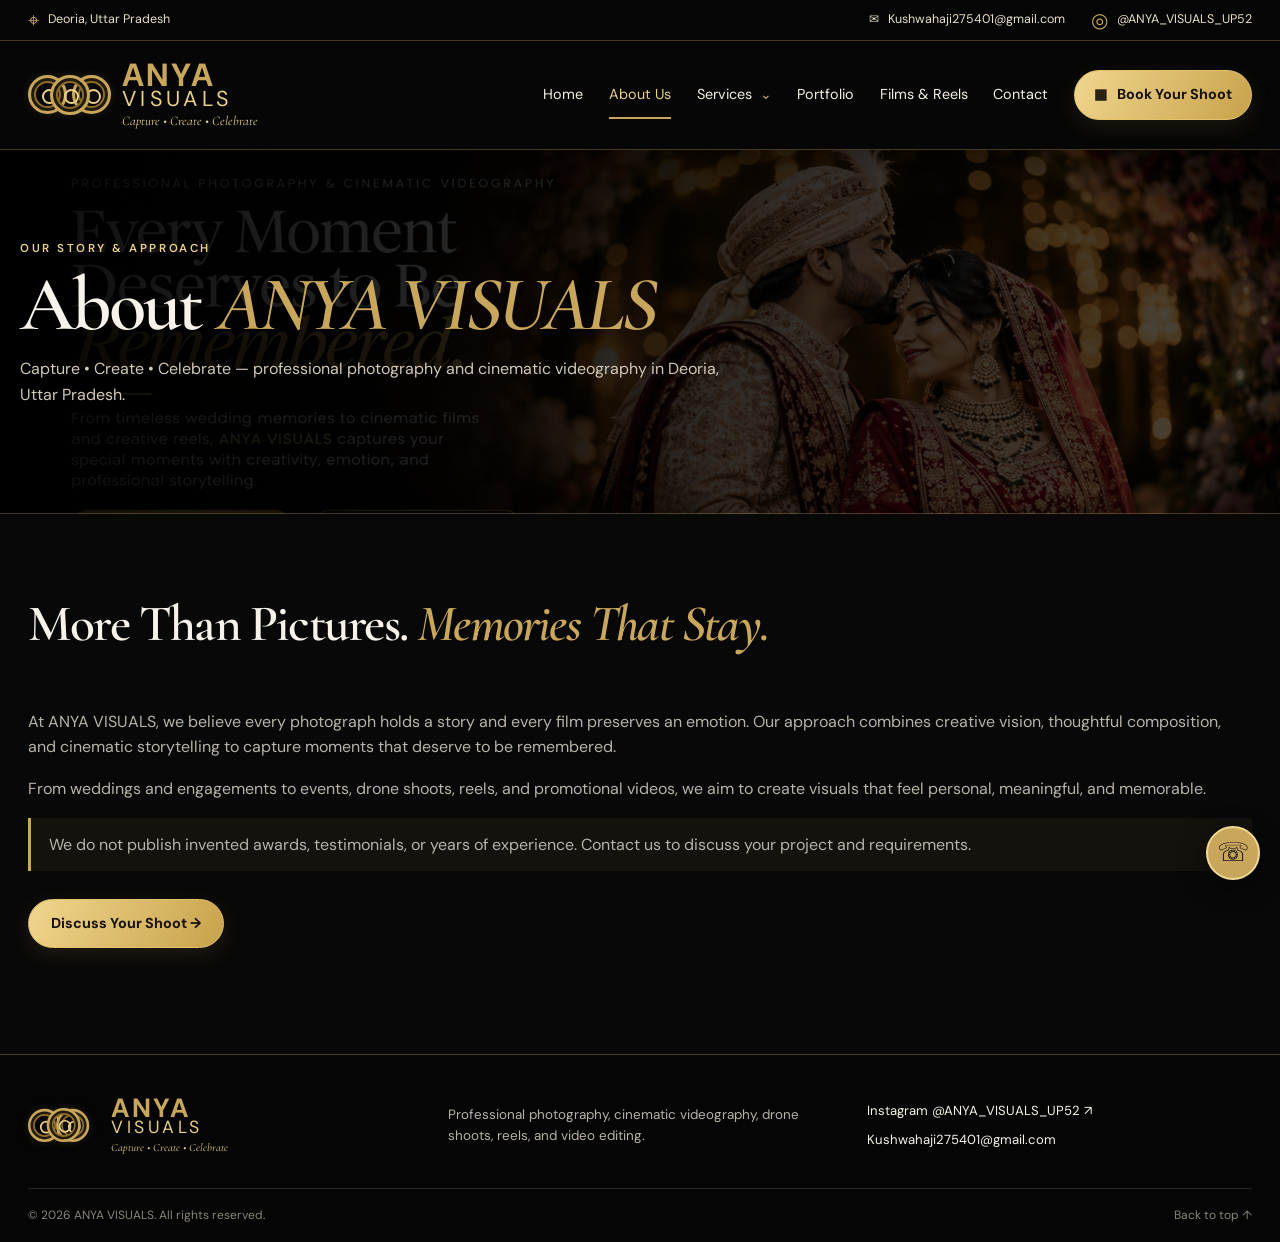
<file: Anya Vishuals/about.html>
<!DOCTYPE html>
<html lang="en"><head>
<meta charset="UTF-8"><meta name="viewport" content="width=device-width, initial-scale=1.0">
<meta name="theme-color" content="#080808"><meta name="description" content="Learn about ANYA VISUALS and its creative photography and cinematic storytelling approach.">
<title>About Us | ANYA VISUALS</title>
<link rel="preconnect" href="https://fonts.googleapis.com"><link rel="preconnect" href="https://fonts.gstatic.com" crossorigin>
<link href="https://fonts.googleapis.com/css2?family=Cormorant+Garamond:wght@500;600;700&family=DM+Sans:wght@400;500;600;700&display=swap" rel="stylesheet">
<link rel="stylesheet" href="styles.css"></head><body>
  <div class="topbar">
    <div class="topbar-inner">
      <a class="location" href="https://www.google.com/maps/search/?api=1&query=Deoria%2C+Uttar+Pradesh%2C+India" target="_blank" rel="noopener noreferrer">
        <span class="tiny-icon" aria-hidden="true">⌖</span> Deoria, Uttar Pradesh
      </a>
      <div class="top-links">
        <a href="mailto:Kushwahaji275401@gmail.com"><span aria-hidden="true">✉</span> Kushwahaji275401@gmail.com</a>
        <a href="https://www.instagram.com/ANYA_VISUALS_UP52/" target="_blank" rel="noopener noreferrer"><span class="instagram-glyph" aria-hidden="true">◎</span> @ANYA_VISUALS_UP52</a>
      </div>
    </div>
  </div>

  <header class="site-header">
    <div class="header-inner">
      <a class="brand" href="index.html" aria-label="ANYA VISUALS home">
        <span class="brand-mark" aria-hidden="true">
          <span class="lens lens-one"></span><span class="lens lens-two"></span><span class="lens lens-three"></span>
        </span>
        <span class="brand-copy">
          <span class="brand-name">ANYA</span>
          <span class="brand-visuals">VISUALS</span>
          <span class="brand-tagline">Capture • Create • Celebrate</span>
        </span>
      </a>

      <button class="menu-toggle" type="button" aria-label="Open navigation menu" aria-expanded="false" aria-controls="main-nav">
        <span></span><span></span><span></span>
      </button>

      <nav class="main-nav" id="main-nav" aria-label="Main navigation">
        <a class="nav-link" href="index.html">Home</a>
        <a class="nav-link active" href="about.html">About Us</a>
        <div class="nav-dropdown">
          <button class="nav-link dropdown-toggle" type="button" aria-expanded="false">Services <span class="chevron">⌄</span></button>
          <div class="dropdown-menu">
            <a href="services.html">Wedding Photography</a>
            <a href="services.html">Cinematic Videography</a>
            <a href="services.html">Drone &amp; 360° Shoots</a>
            <a href="services.html">Reels &amp; Video Editing</a>
            <a href="services.html">Promotional Videos</a>
          </div>
        </div>
        <a class="nav-link" href="portfolio.html">Portfolio</a>
        <a class="nav-link" href="films.html">Films &amp; Reels</a>
        <a class="nav-link" href="contact.html">Contact</a>
        <a class="button button-gold nav-book" href="booking.html"><span aria-hidden="true">▦</span> Book Your Shoot</a>
      </nav>
    </div>
  </header>
<main>

<section class="page-hero"><div class="section-kicker">OUR STORY & APPROACH</div><h1>About <em>ANYA VISUALS</em></h1><p>Capture • Create • Celebrate — professional photography and cinematic videography in Deoria, Uttar Pradesh.</p></section>
<section class="page-content"><h2>More Than Pictures. <em>Memories That Stay.</em></h2><p>At ANYA VISUALS, we believe every photograph holds a story and every film preserves an emotion. Our approach combines creative vision, thoughtful composition, and cinematic storytelling to capture moments that deserve to be remembered.</p><p>From weddings and engagements to events, drone shoots, reels, and promotional videos, we aim to create visuals that feel personal, meaningful, and memorable.</p><div class="page-note">We do not publish invented awards, testimonials, or years of experience. Contact us to discuss your project and requirements.</div><p style="margin-top:28px"><a class="button button-gold" href="booking.html">Discuss Your Shoot →</a></p></section>

</main>

  <footer class="site-footer">
    <div class="footer-main">
      <a class="brand footer-brand" href="index.html" aria-label="ANYA VISUALS home">
        <span class="brand-mark" aria-hidden="true"><span class="lens lens-one"></span><span class="lens lens-two"></span><span class="lens lens-three"></span></span>
        <span class="brand-copy"><span class="brand-name">ANYA</span><span class="brand-visuals">VISUALS</span><span class="brand-tagline">Capture • Create • Celebrate</span></span>
      </a>
      <p>Professional photography, cinematic videography, drone shoots, reels, and video editing.</p>
      <div class="footer-social"><a href="https://www.instagram.com/ANYA_VISUALS_UP52/" target="_blank" rel="noopener noreferrer">Instagram @ANYA_VISUALS_UP52 ↗</a><a href="mailto:Kushwahaji275401@gmail.com">Kushwahaji275401@gmail.com</a></div>
    </div>
    <div class="footer-bottom"><span>© <span id="current-year"></span> ANYA VISUALS. All rights reserved.</span><a href="index.html">Back to top ↑</a></div>
  </footer>
<a class="floating-whatsapp" href="https://wa.me/917618924280?text=Hello%20ANYA%20VISUALS%2C%20I%20would%20like%20to%20enquire%20about%20a%20shoot." target="_blank" rel="noopener noreferrer" aria-label="Contact ANYA VISUALS on WhatsApp">☏</a>
<script src="script.js"></script></body></html>
</file>
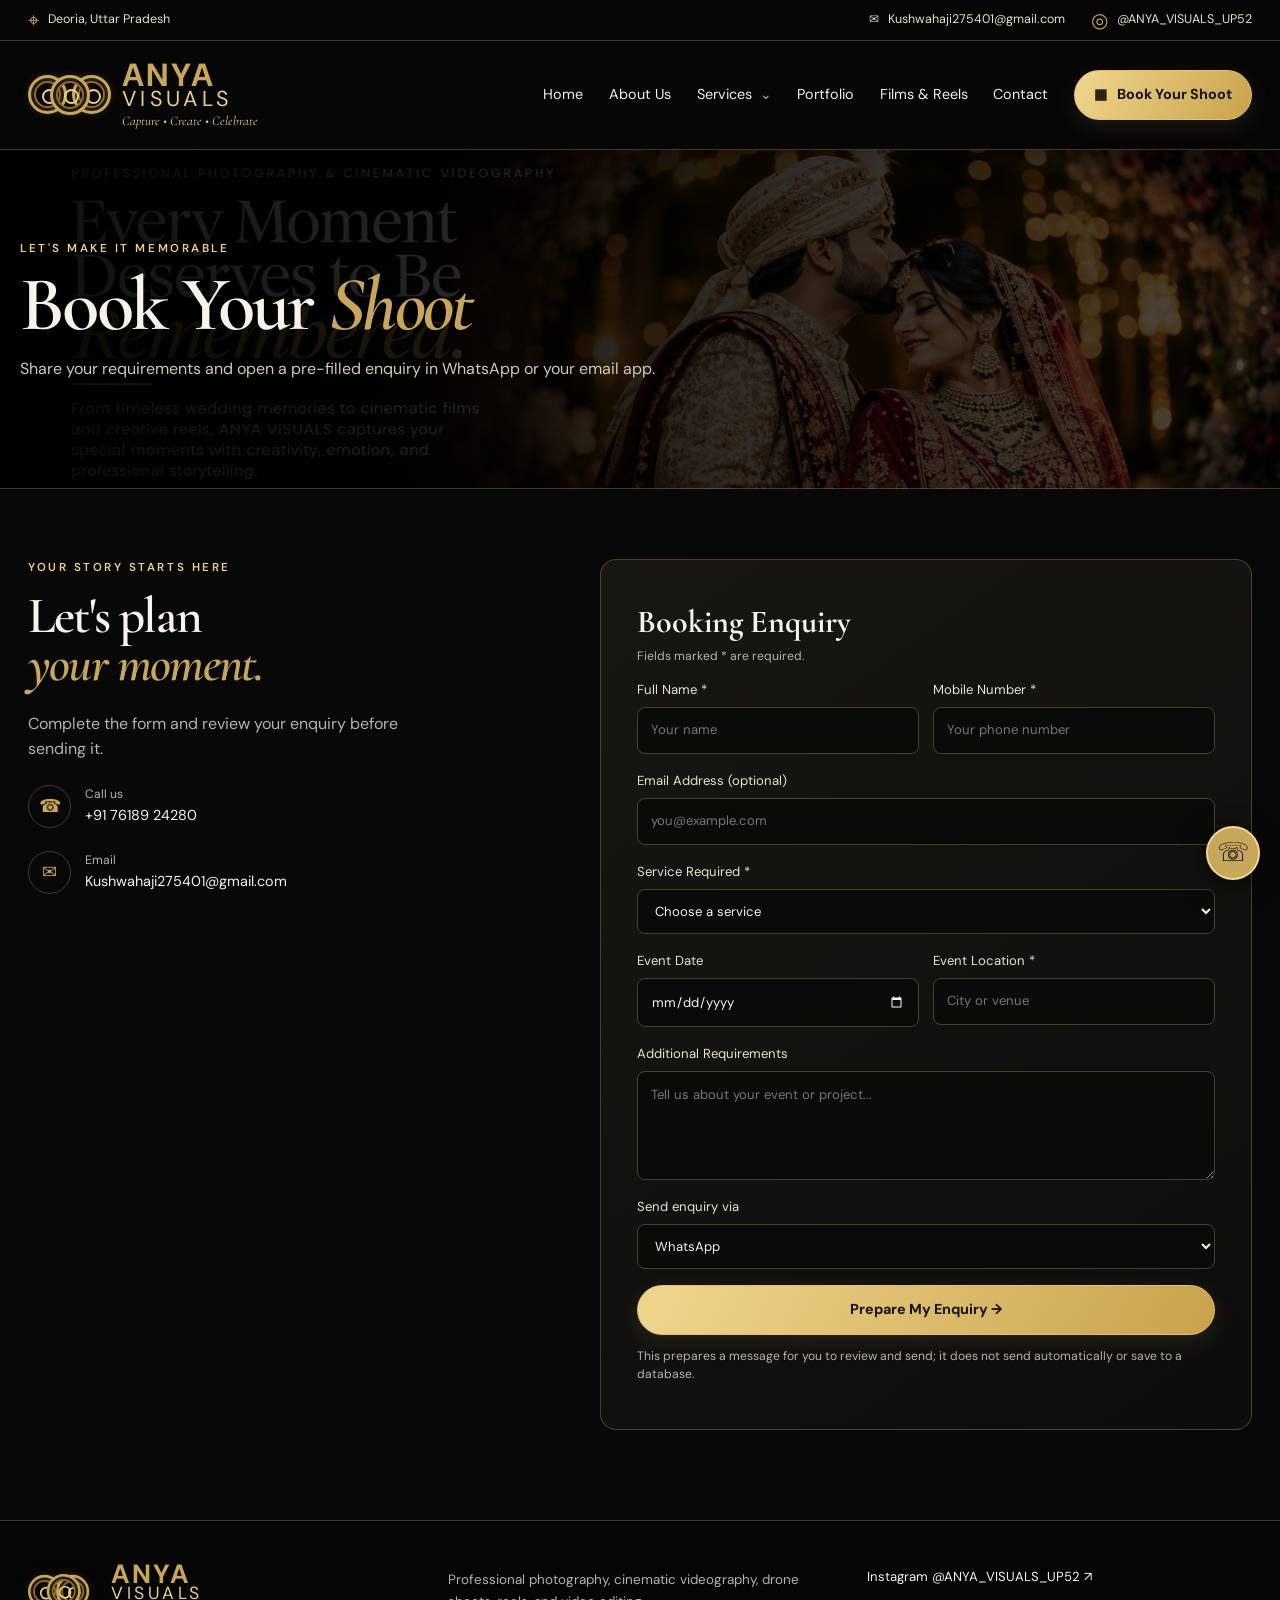
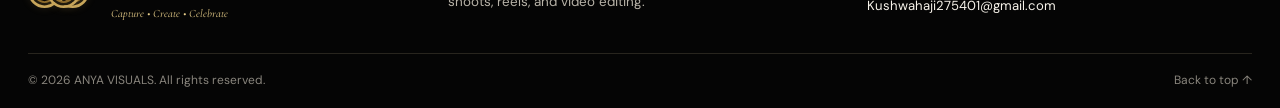
<file: Anya Vishuals/booking.html>
<!DOCTYPE html>
<html lang="en"><head>
<meta charset="UTF-8"><meta name="viewport" content="width=device-width, initial-scale=1.0">
<meta name="theme-color" content="#080808"><meta name="description" content="Send a booking enquiry to ANYA VISUALS for photography and cinematic video services in Deoria, Uttar Pradesh.">
<title>Book Your Shoot | ANYA VISUALS</title>
<link rel="preconnect" href="https://fonts.googleapis.com"><link rel="preconnect" href="https://fonts.gstatic.com" crossorigin>
<link href="https://fonts.googleapis.com/css2?family=Cormorant+Garamond:wght@500;600;700&family=DM+Sans:wght@400;500;600;700&display=swap" rel="stylesheet">
<link rel="stylesheet" href="styles.css"></head><body>
  <div class="topbar">
    <div class="topbar-inner">
      <a class="location" href="https://www.google.com/maps/search/?api=1&query=Deoria%2C+Uttar+Pradesh%2C+India" target="_blank" rel="noopener noreferrer">
        <span class="tiny-icon" aria-hidden="true">⌖</span> Deoria, Uttar Pradesh
      </a>
      <div class="top-links">
        <a href="mailto:Kushwahaji275401@gmail.com"><span aria-hidden="true">✉</span> Kushwahaji275401@gmail.com</a>
        <a href="https://www.instagram.com/ANYA_VISUALS_UP52/" target="_blank" rel="noopener noreferrer"><span class="instagram-glyph" aria-hidden="true">◎</span> @ANYA_VISUALS_UP52</a>
      </div>
    </div>
  </div>

  <header class="site-header">
    <div class="header-inner">
      <a class="brand" href="index.html" aria-label="ANYA VISUALS home">
        <span class="brand-mark" aria-hidden="true">
          <span class="lens lens-one"></span><span class="lens lens-two"></span><span class="lens lens-three"></span>
        </span>
        <span class="brand-copy">
          <span class="brand-name">ANYA</span>
          <span class="brand-visuals">VISUALS</span>
          <span class="brand-tagline">Capture • Create • Celebrate</span>
        </span>
      </a>

      <button class="menu-toggle" type="button" aria-label="Open navigation menu" aria-expanded="false" aria-controls="main-nav">
        <span></span><span></span><span></span>
      </button>

      <nav class="main-nav" id="main-nav" aria-label="Main navigation">
        <a class="nav-link" href="index.html">Home</a>
        <a class="nav-link" href="about.html">About Us</a>
        <div class="nav-dropdown">
          <button class="nav-link dropdown-toggle" type="button" aria-expanded="false">Services <span class="chevron">⌄</span></button>
          <div class="dropdown-menu">
            <a href="services.html">Wedding Photography</a>
            <a href="services.html">Cinematic Videography</a>
            <a href="services.html">Drone &amp; 360° Shoots</a>
            <a href="services.html">Reels &amp; Video Editing</a>
            <a href="services.html">Promotional Videos</a>
          </div>
        </div>
        <a class="nav-link" href="portfolio.html">Portfolio</a>
        <a class="nav-link" href="films.html">Films &amp; Reels</a>
        <a class="nav-link" href="contact.html">Contact</a>
        <a class="button button-gold nav-book" href="booking.html"><span aria-hidden="true">▦</span> Book Your Shoot</a>
      </nav>
    </div>
  </header>
<main>

<section class="page-hero"><div class="section-kicker">LET'S MAKE IT MEMORABLE</div><h1>Book Your <em>Shoot</em></h1><p>Share your requirements and open a pre-filled enquiry in WhatsApp or your email app.</p></section>
<section class="page-content"><div class="booking-section" style="padding:0;width:100%">
<div class="booking-intro"><div class="section-kicker">YOUR STORY STARTS HERE</div><h2>Let's plan<br><em>your moment.</em></h2><p>Complete the form and review your enquiry before sending it.</p><div class="booking-contact"><span>☎</span><div><small>Call us</small><a href="tel:+917618924280">+91 76189 24280</a></div></div><div class="booking-contact"><span>✉</span><div><small>Email</small><a href="mailto:Kushwahaji275401@gmail.com">Kushwahaji275401@gmail.com</a></div></div></div>
<form class="booking-form" id="booking-form"><h3>Booking Enquiry</h3><p class="form-note">Fields marked * are required.</p>
<div class="form-row"><label>Full Name *<input name="name" type="text" autocomplete="name" placeholder="Your name" required maxlength="100"></label><label>Mobile Number *<input name="phone" type="tel" autocomplete="tel" placeholder="Your phone number" required pattern="[+0-9 ()-]{8,20}" maxlength="20"></label></div>
<label>Email Address (optional)<input name="email" type="email" autocomplete="email" placeholder="you@example.com"></label>
<label>Service Required *<select name="service" id="service-select" required><option value="">Choose a service</option><option>Wedding Photography</option><option>Wedding Cinematography</option><option>Engagement Shoot</option><option>Birthday Photography</option><option>Special Event Coverage</option><option>Cinematic Photoshoot</option><option>Cinematic Video Shoot</option><option>Drone Shoot</option><option>360-Degree Video Shoot</option><option>Reels Shooting and Editing</option><option>Video Editing</option><option>Promotional Video</option><option>Other</option></select></label>
<div class="form-row"><label>Event Date<input name="date" type="date" id="event-date"></label><label>Event Location *<input name="location" type="text" placeholder="City or venue" required maxlength="160"></label></div>
<label>Additional Requirements<textarea name="message" rows="4" placeholder="Tell us about your event or project..." maxlength="1500"></textarea></label>
<label>Send enquiry via<select name="contactMethod" id="contact-method"><option value="whatsapp">WhatsApp</option><option value="email">Email</option></select></label>
<button class="button button-gold submit-button" type="submit">Prepare My Enquiry →</button><p class="form-disclaimer">This prepares a message for you to review and send; it does not send automatically or save to a database.</p><div class="form-status" id="form-status" role="status" aria-live="polite"></div></form>
</div></section>

</main>

  <footer class="site-footer">
    <div class="footer-main">
      <a class="brand footer-brand" href="index.html" aria-label="ANYA VISUALS home">
        <span class="brand-mark" aria-hidden="true"><span class="lens lens-one"></span><span class="lens lens-two"></span><span class="lens lens-three"></span></span>
        <span class="brand-copy"><span class="brand-name">ANYA</span><span class="brand-visuals">VISUALS</span><span class="brand-tagline">Capture • Create • Celebrate</span></span>
      </a>
      <p>Professional photography, cinematic videography, drone shoots, reels, and video editing.</p>
      <div class="footer-social"><a href="https://www.instagram.com/ANYA_VISUALS_UP52/" target="_blank" rel="noopener noreferrer">Instagram @ANYA_VISUALS_UP52 ↗</a><a href="mailto:Kushwahaji275401@gmail.com">Kushwahaji275401@gmail.com</a></div>
    </div>
    <div class="footer-bottom"><span>© <span id="current-year"></span> ANYA VISUALS. All rights reserved.</span><a href="index.html">Back to top ↑</a></div>
  </footer>
<a class="floating-whatsapp" href="https://wa.me/917618924280?text=Hello%20ANYA%20VISUALS%2C%20I%20would%20like%20to%20enquire%20about%20a%20shoot." target="_blank" rel="noopener noreferrer" aria-label="Contact ANYA VISUALS on WhatsApp">☏</a>
<script src="script.js"></script></body></html>
</file>
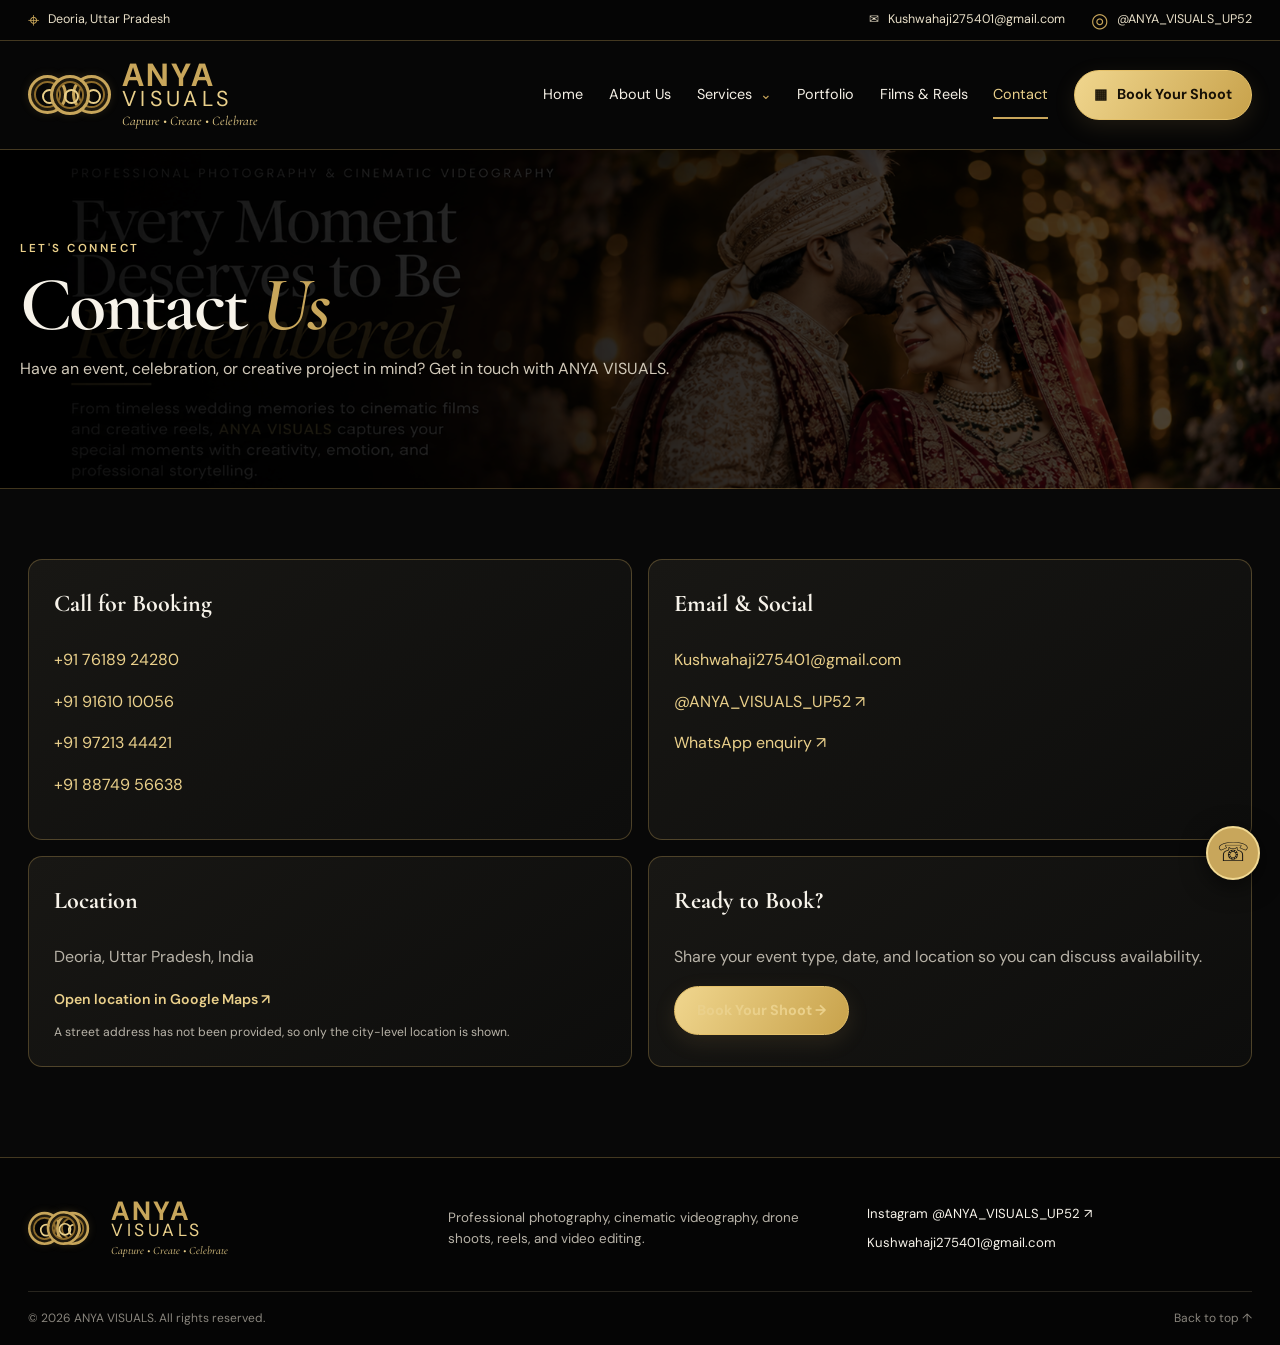
<file: Anya Vishuals/contact.html>
<!DOCTYPE html>
<html lang="en"><head>
<meta charset="UTF-8"><meta name="viewport" content="width=device-width, initial-scale=1.0">
<meta name="theme-color" content="#080808"><meta name="description" content="Contact ANYA VISUALS in Deoria, Uttar Pradesh for photography, cinematography, drone, 360-degree, and editing enquiries.">
<title>Contact Us | ANYA VISUALS</title>
<link rel="preconnect" href="https://fonts.googleapis.com"><link rel="preconnect" href="https://fonts.gstatic.com" crossorigin>
<link href="https://fonts.googleapis.com/css2?family=Cormorant+Garamond:wght@500;600;700&family=DM+Sans:wght@400;500;600;700&display=swap" rel="stylesheet">
<link rel="stylesheet" href="styles.css"></head><body>
  <div class="topbar">
    <div class="topbar-inner">
      <a class="location" href="https://www.google.com/maps/search/?api=1&query=Deoria%2C+Uttar+Pradesh%2C+India" target="_blank" rel="noopener noreferrer">
        <span class="tiny-icon" aria-hidden="true">⌖</span> Deoria, Uttar Pradesh
      </a>
      <div class="top-links">
        <a href="mailto:Kushwahaji275401@gmail.com"><span aria-hidden="true">✉</span> Kushwahaji275401@gmail.com</a>
        <a href="https://www.instagram.com/ANYA_VISUALS_UP52/" target="_blank" rel="noopener noreferrer"><span class="instagram-glyph" aria-hidden="true">◎</span> @ANYA_VISUALS_UP52</a>
      </div>
    </div>
  </div>

  <header class="site-header">
    <div class="header-inner">
      <a class="brand" href="index.html" aria-label="ANYA VISUALS home">
        <span class="brand-mark" aria-hidden="true">
          <span class="lens lens-one"></span><span class="lens lens-two"></span><span class="lens lens-three"></span>
        </span>
        <span class="brand-copy">
          <span class="brand-name">ANYA</span>
          <span class="brand-visuals">VISUALS</span>
          <span class="brand-tagline">Capture • Create • Celebrate</span>
        </span>
      </a>

      <button class="menu-toggle" type="button" aria-label="Open navigation menu" aria-expanded="false" aria-controls="main-nav">
        <span></span><span></span><span></span>
      </button>

      <nav class="main-nav" id="main-nav" aria-label="Main navigation">
        <a class="nav-link" href="index.html">Home</a>
        <a class="nav-link" href="about.html">About Us</a>
        <div class="nav-dropdown">
          <button class="nav-link dropdown-toggle" type="button" aria-expanded="false">Services <span class="chevron">⌄</span></button>
          <div class="dropdown-menu">
            <a href="services.html">Wedding Photography</a>
            <a href="services.html">Cinematic Videography</a>
            <a href="services.html">Drone &amp; 360° Shoots</a>
            <a href="services.html">Reels &amp; Video Editing</a>
            <a href="services.html">Promotional Videos</a>
          </div>
        </div>
        <a class="nav-link" href="portfolio.html">Portfolio</a>
        <a class="nav-link" href="films.html">Films &amp; Reels</a>
        <a class="nav-link active" href="contact.html">Contact</a>
        <a class="button button-gold nav-book" href="booking.html"><span aria-hidden="true">▦</span> Book Your Shoot</a>
      </nav>
    </div>
  </header>
<main>

<section class="page-hero"><div class="section-kicker">LET'S CONNECT</div><h1>Contact <em>Us</em></h1><p>Have an event, celebration, or creative project in mind? Get in touch with ANYA VISUALS.</p></section>
<section class="page-content"><div class="page-contact-grid">
<div class="page-panel"><h3>Call for Booking</h3><p><a href="tel:+917618924280">+91 76189 24280</a></p><p><a href="tel:+919161010056">+91 91610 10056</a></p><p><a href="tel:+919721344421">+91 97213 44421</a></p><p><a href="tel:+918874956638">+91 88749 56638</a></p></div>
<div class="page-panel"><h3>Email & Social</h3><p><a href="mailto:Kushwahaji275401@gmail.com">Kushwahaji275401@gmail.com</a></p><p><a href="https://www.instagram.com/ANYA_VISUALS_UP52/" target="_blank" rel="noopener noreferrer">@ANYA_VISUALS_UP52 ↗</a></p><p><a href="https://wa.me/917618924280?text=Hello%20ANYA%20VISUALS%2C%20I%20would%20like%20to%20enquire." target="_blank" rel="noopener noreferrer">WhatsApp enquiry ↗</a></p></div>
<div class="page-panel"><h3>Location</h3><p>Deoria, Uttar Pradesh, India</p><a class="text-link" href="https://www.google.com/maps/search/?api=1&query=Deoria%2C+Uttar+Pradesh%2C+India" target="_blank" rel="noopener noreferrer">Open location in Google Maps ↗</a><p class="form-disclaimer">A street address has not been provided, so only the city-level location is shown.</p></div>
<div class="page-panel"><h3>Ready to Book?</h3><p>Share your event type, date, and location so you can discuss availability.</p><a class="button button-gold" href="booking.html">Book Your Shoot →</a></div>
</div></section>

</main>

  <footer class="site-footer">
    <div class="footer-main">
      <a class="brand footer-brand" href="index.html" aria-label="ANYA VISUALS home">
        <span class="brand-mark" aria-hidden="true"><span class="lens lens-one"></span><span class="lens lens-two"></span><span class="lens lens-three"></span></span>
        <span class="brand-copy"><span class="brand-name">ANYA</span><span class="brand-visuals">VISUALS</span><span class="brand-tagline">Capture • Create • Celebrate</span></span>
      </a>
      <p>Professional photography, cinematic videography, drone shoots, reels, and video editing.</p>
      <div class="footer-social"><a href="https://www.instagram.com/ANYA_VISUALS_UP52/" target="_blank" rel="noopener noreferrer">Instagram @ANYA_VISUALS_UP52 ↗</a><a href="mailto:Kushwahaji275401@gmail.com">Kushwahaji275401@gmail.com</a></div>
    </div>
    <div class="footer-bottom"><span>© <span id="current-year"></span> ANYA VISUALS. All rights reserved.</span><a href="index.html">Back to top ↑</a></div>
  </footer>
<a class="floating-whatsapp" href="https://wa.me/917618924280?text=Hello%20ANYA%20VISUALS%2C%20I%20would%20like%20to%20enquire%20about%20a%20shoot." target="_blank" rel="noopener noreferrer" aria-label="Contact ANYA VISUALS on WhatsApp">☏</a>
<script src="script.js"></script></body></html>
</file>
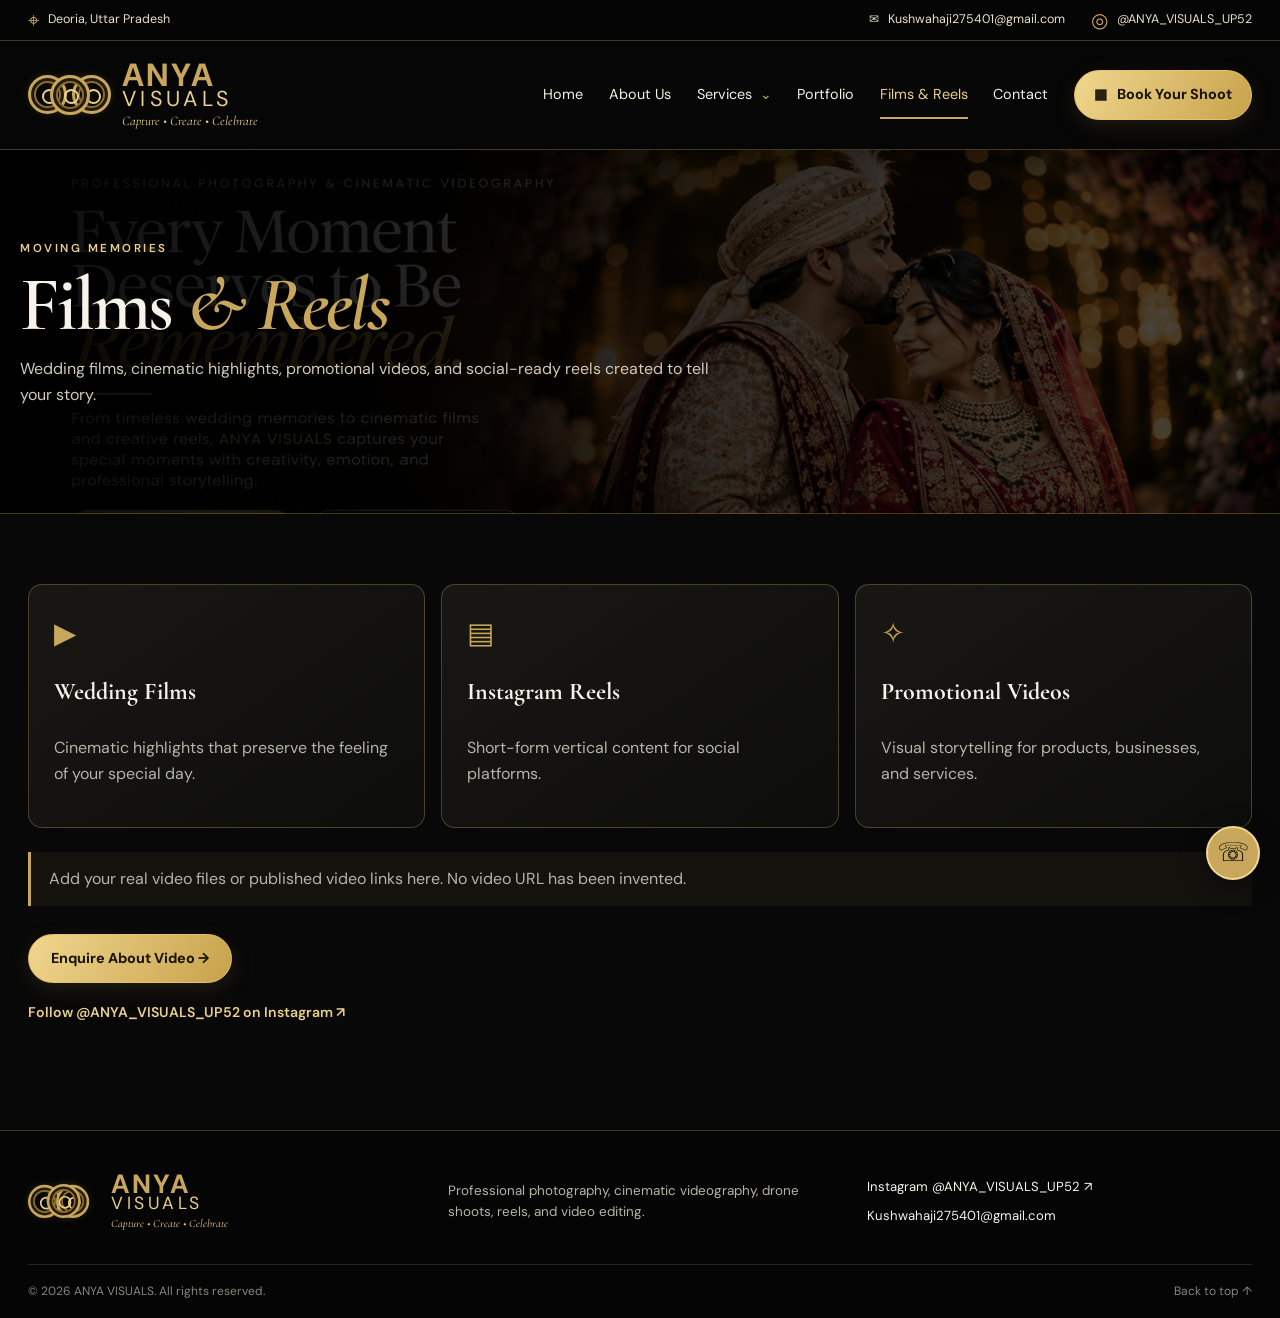
<file: Anya Vishuals/films.html>
<!DOCTYPE html>
<html lang="en"><head>
<meta charset="UTF-8"><meta name="viewport" content="width=device-width, initial-scale=1.0">
<meta name="theme-color" content="#080808"><meta name="description" content="Cinematic wedding films, reels, promotional videos, and video editing enquiries at ANYA VISUALS.">
<title>Films & Reels | ANYA VISUALS</title>
<link rel="preconnect" href="https://fonts.googleapis.com"><link rel="preconnect" href="https://fonts.gstatic.com" crossorigin>
<link href="https://fonts.googleapis.com/css2?family=Cormorant+Garamond:wght@500;600;700&family=DM+Sans:wght@400;500;600;700&display=swap" rel="stylesheet">
<link rel="stylesheet" href="styles.css"></head><body>
  <div class="topbar">
    <div class="topbar-inner">
      <a class="location" href="https://www.google.com/maps/search/?api=1&query=Deoria%2C+Uttar+Pradesh%2C+India" target="_blank" rel="noopener noreferrer">
        <span class="tiny-icon" aria-hidden="true">⌖</span> Deoria, Uttar Pradesh
      </a>
      <div class="top-links">
        <a href="mailto:Kushwahaji275401@gmail.com"><span aria-hidden="true">✉</span> Kushwahaji275401@gmail.com</a>
        <a href="https://www.instagram.com/ANYA_VISUALS_UP52/" target="_blank" rel="noopener noreferrer"><span class="instagram-glyph" aria-hidden="true">◎</span> @ANYA_VISUALS_UP52</a>
      </div>
    </div>
  </div>

  <header class="site-header">
    <div class="header-inner">
      <a class="brand" href="index.html" aria-label="ANYA VISUALS home">
        <span class="brand-mark" aria-hidden="true">
          <span class="lens lens-one"></span><span class="lens lens-two"></span><span class="lens lens-three"></span>
        </span>
        <span class="brand-copy">
          <span class="brand-name">ANYA</span>
          <span class="brand-visuals">VISUALS</span>
          <span class="brand-tagline">Capture • Create • Celebrate</span>
        </span>
      </a>

      <button class="menu-toggle" type="button" aria-label="Open navigation menu" aria-expanded="false" aria-controls="main-nav">
        <span></span><span></span><span></span>
      </button>

      <nav class="main-nav" id="main-nav" aria-label="Main navigation">
        <a class="nav-link" href="index.html">Home</a>
        <a class="nav-link" href="about.html">About Us</a>
        <div class="nav-dropdown">
          <button class="nav-link dropdown-toggle" type="button" aria-expanded="false">Services <span class="chevron">⌄</span></button>
          <div class="dropdown-menu">
            <a href="services.html">Wedding Photography</a>
            <a href="services.html">Cinematic Videography</a>
            <a href="services.html">Drone &amp; 360° Shoots</a>
            <a href="services.html">Reels &amp; Video Editing</a>
            <a href="services.html">Promotional Videos</a>
          </div>
        </div>
        <a class="nav-link" href="portfolio.html">Portfolio</a>
        <a class="nav-link active" href="films.html">Films &amp; Reels</a>
        <a class="nav-link" href="contact.html">Contact</a>
        <a class="button button-gold nav-book" href="booking.html"><span aria-hidden="true">▦</span> Book Your Shoot</a>
      </nav>
    </div>
  </header>
<main>

<section class="page-hero"><div class="section-kicker">MOVING MEMORIES</div><h1>Films <em>& Reels</em></h1><p>Wedding films, cinematic highlights, promotional videos, and social-ready reels created to tell your story.</p></section>
<section class="page-content"><div class="page-service-grid">
<article class="page-panel"><div class="card-symbol">▶</div><h3>Wedding Films</h3><p>Cinematic highlights that preserve the feeling of your special day.</p></article>
<article class="page-panel"><div class="card-symbol">▤</div><h3>Instagram Reels</h3><p>Short-form vertical content for social platforms.</p></article>
<article class="page-panel"><div class="card-symbol">✧</div><h3>Promotional Videos</h3><p>Visual storytelling for products, businesses, and services.</p></article>
</div><div class="page-note" style="margin-top:24px">Add your real video files or published video links here. No video URL has been invented.</div><p style="margin-top:28px"><a class="button button-gold" href="booking.html">Enquire About Video →</a></p><p><a class="text-link" href="https://www.instagram.com/ANYA_VISUALS_UP52/" target="_blank" rel="noopener noreferrer">Follow @ANYA_VISUALS_UP52 on Instagram ↗</a></p></section>

</main>

  <footer class="site-footer">
    <div class="footer-main">
      <a class="brand footer-brand" href="index.html" aria-label="ANYA VISUALS home">
        <span class="brand-mark" aria-hidden="true"><span class="lens lens-one"></span><span class="lens lens-two"></span><span class="lens lens-three"></span></span>
        <span class="brand-copy"><span class="brand-name">ANYA</span><span class="brand-visuals">VISUALS</span><span class="brand-tagline">Capture • Create • Celebrate</span></span>
      </a>
      <p>Professional photography, cinematic videography, drone shoots, reels, and video editing.</p>
      <div class="footer-social"><a href="https://www.instagram.com/ANYA_VISUALS_UP52/" target="_blank" rel="noopener noreferrer">Instagram @ANYA_VISUALS_UP52 ↗</a><a href="mailto:Kushwahaji275401@gmail.com">Kushwahaji275401@gmail.com</a></div>
    </div>
    <div class="footer-bottom"><span>© <span id="current-year"></span> ANYA VISUALS. All rights reserved.</span><a href="index.html">Back to top ↑</a></div>
  </footer>
<a class="floating-whatsapp" href="https://wa.me/917618924280?text=Hello%20ANYA%20VISUALS%2C%20I%20would%20like%20to%20enquire%20about%20a%20shoot." target="_blank" rel="noopener noreferrer" aria-label="Contact ANYA VISUALS on WhatsApp">☏</a>
<script src="script.js"></script></body></html>
</file>
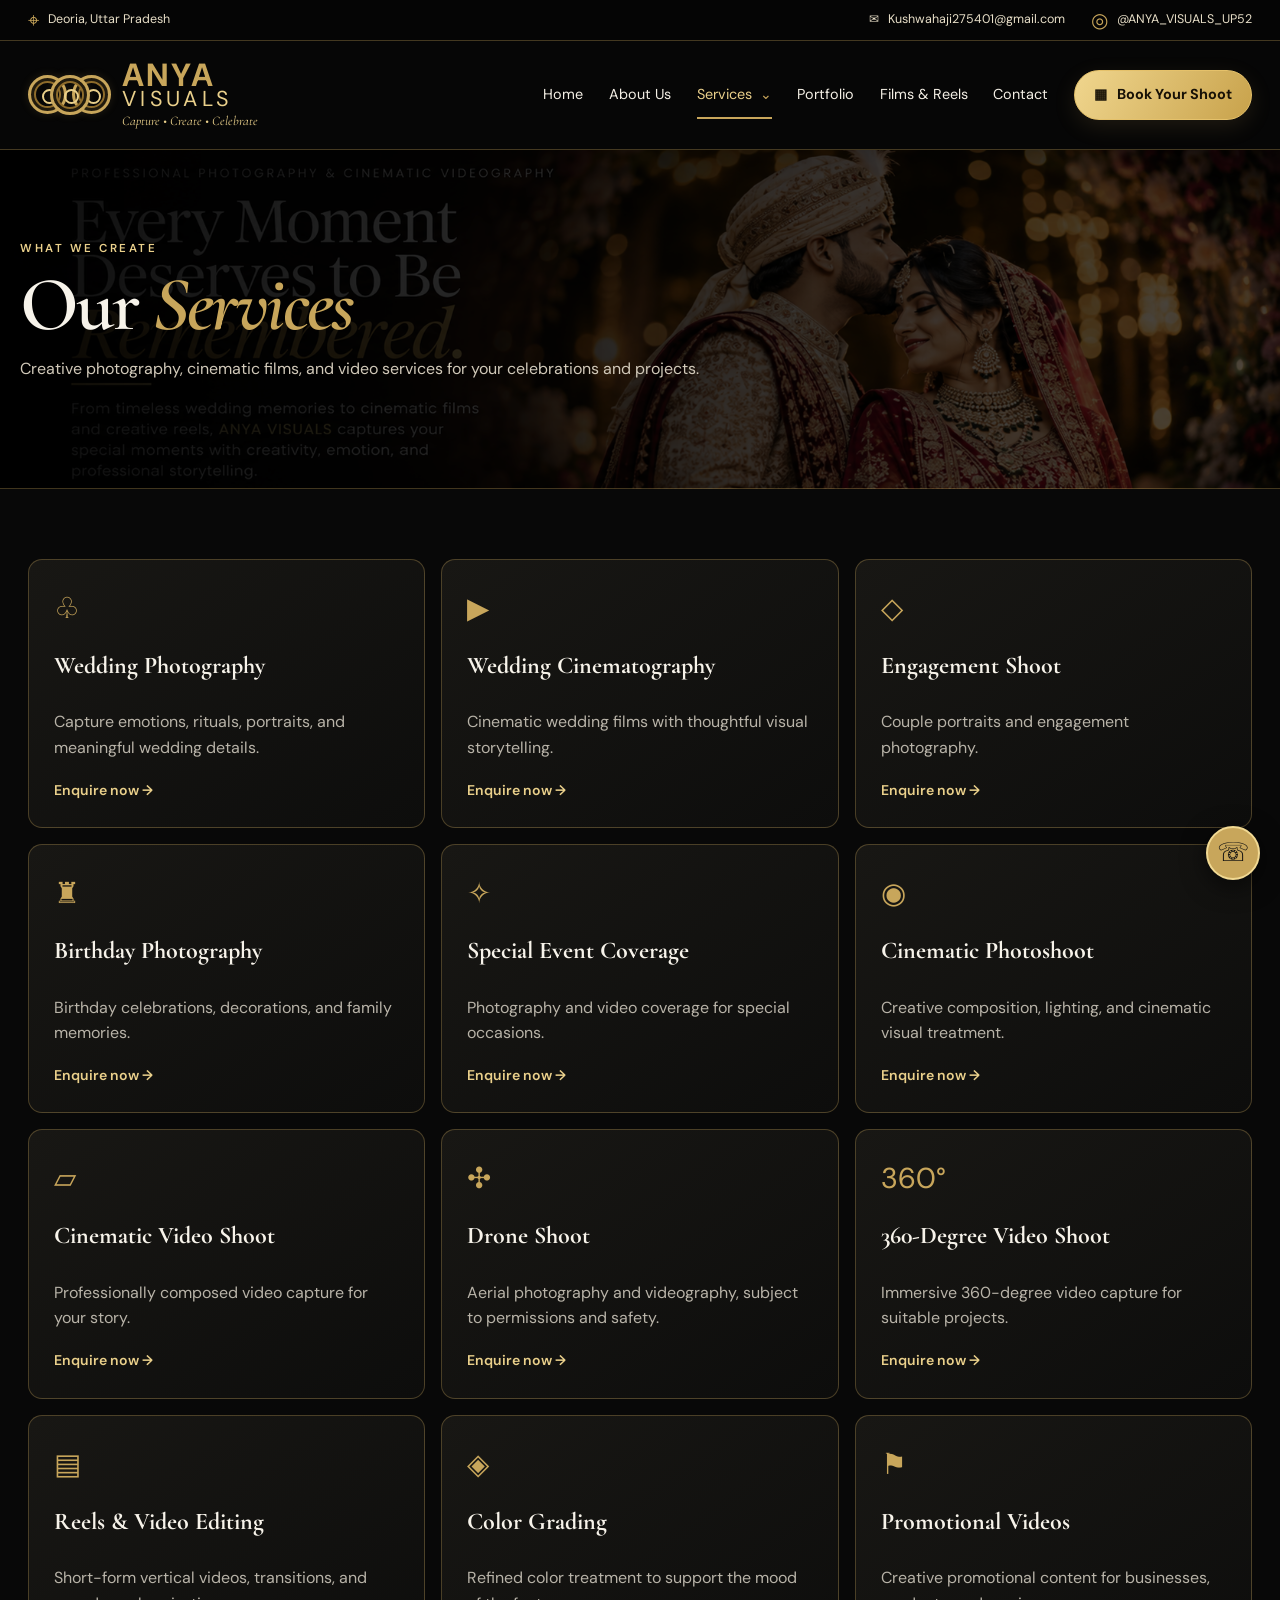
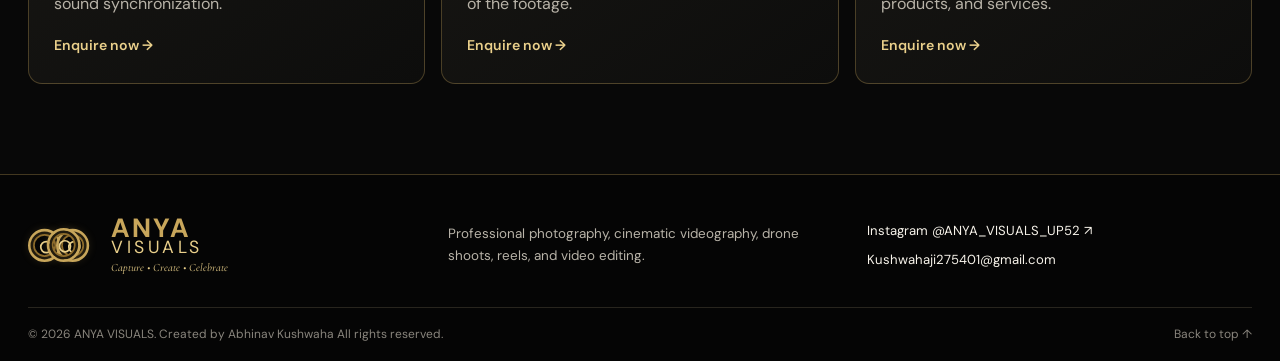
<file: Anya Vishuals/services.html>
<!DOCTYPE html>
<html lang="en"><head>
<meta charset="UTF-8"><meta name="viewport" content="width=device-width, initial-scale=1.0">
<meta name="theme-color" content="#080808"><meta name="description" content="Photography, wedding cinematography, drone shoots, 360-degree video, reels, and video editing services from ANYA VISUALS.">
<title>Our Services | ANYA VISUALS</title>
<link rel="preconnect" href="https://fonts.googleapis.com"><link rel="preconnect" href="https://fonts.gstatic.com" crossorigin>
<link href="https://fonts.googleapis.com/css2?family=Cormorant+Garamond:wght@500;600;700&family=DM+Sans:wght@400;500;600;700&display=swap" rel="stylesheet">
<link rel="stylesheet" href="styles.css"></head><body>
  <div class="topbar">
    <div class="topbar-inner">
      <a class="location" href="https://www.google.com/maps/search/?api=1&query=Deoria%2C+Uttar+Pradesh%2C+India" target="_blank" rel="noopener noreferrer">
        <span class="tiny-icon" aria-hidden="true">⌖</span> Deoria, Uttar Pradesh
      </a>
      <div class="top-links">
        <a href="mailto:Kushwahaji275401@gmail.com"><span aria-hidden="true">✉</span> Kushwahaji275401@gmail.com</a>
        <a href="https://www.instagram.com/ANYA_VISUALS_UP52/" target="_blank" rel="noopener noreferrer"><span class="instagram-glyph" aria-hidden="true">◎</span> @ANYA_VISUALS_UP52</a>
      </div>
    </div>
  </div>

  <header class="site-header">
    <div class="header-inner">
      <a class="brand" href="index.html" aria-label="ANYA VISUALS home">
        <span class="brand-mark" aria-hidden="true">
          <span class="lens lens-one"></span><span class="lens lens-two"></span><span class="lens lens-three"></span>
        </span>
        <span class="brand-copy">
          <span class="brand-name">ANYA</span>
          <span class="brand-visuals">VISUALS</span>
          <span class="brand-tagline">Capture • Create • Celebrate</span>
        </span>
      </a>

      <button class="menu-toggle" type="button" aria-label="Open navigation menu" aria-expanded="false" aria-controls="main-nav">
        <span></span><span></span><span></span>
      </button>

      <nav class="main-nav" id="main-nav" aria-label="Main navigation">
        <a class="nav-link" href="index.html">Home</a>
        <a class="nav-link" href="about.html">About Us</a>
        <div class="nav-dropdown">
          <button class="nav-link active dropdown-toggle" type="button" aria-expanded="false">Services <span class="chevron">⌄</span></button>
          <div class="dropdown-menu">
            <a href="services.html">Wedding Photography</a>
            <a href="services.html">Cinematic Videography</a>
            <a href="services.html">Drone &amp; 360° Shoots</a>
            <a href="services.html">Reels &amp; Video Editing</a>
            <a href="services.html">Promotional Videos</a>
          </div>
        </div>
        <a class="nav-link" href="portfolio.html">Portfolio</a>
        <a class="nav-link" href="films.html">Films &amp; Reels</a>
        <a class="nav-link" href="contact.html">Contact</a>
        <a class="button button-gold nav-book" href="booking.html"><span aria-hidden="true">▦</span> Book Your Shoot</a>
      </nav>
    </div>
  </header>
<main>

<section class="page-hero"><div class="section-kicker">WHAT WE CREATE</div><h1>Our <em>Services</em></h1><p>Creative photography, cinematic films, and video services for your celebrations and projects.</p></section>
<section class="page-content"><div class="page-service-grid">
<article class="page-panel"><div class="card-symbol">♧</div><h3>Wedding Photography</h3><p>Capture emotions, rituals, portraits, and meaningful wedding details.</p><a class="text-link" href="booking.html" data-service="Wedding Photography">Enquire now →</a></article><article class="page-panel"><div class="card-symbol">▶</div><h3>Wedding Cinematography</h3><p>Cinematic wedding films with thoughtful visual storytelling.</p><a class="text-link" href="booking.html" data-service="Wedding Cinematography">Enquire now →</a></article><article class="page-panel"><div class="card-symbol">◇</div><h3>Engagement Shoot</h3><p>Couple portraits and engagement photography.</p><a class="text-link" href="booking.html" data-service="Engagement Shoot">Enquire now →</a></article><article class="page-panel"><div class="card-symbol">♜</div><h3>Birthday Photography</h3><p>Birthday celebrations, decorations, and family memories.</p><a class="text-link" href="booking.html" data-service="Birthday Photography">Enquire now →</a></article><article class="page-panel"><div class="card-symbol">✧</div><h3>Special Event Coverage</h3><p>Photography and video coverage for special occasions.</p><a class="text-link" href="booking.html" data-service="Special Event Coverage">Enquire now →</a></article><article class="page-panel"><div class="card-symbol">◉</div><h3>Cinematic Photoshoot</h3><p>Creative composition, lighting, and cinematic visual treatment.</p><a class="text-link" href="booking.html" data-service="Cinematic Photoshoot">Enquire now →</a></article><article class="page-panel"><div class="card-symbol">▱</div><h3>Cinematic Video Shoot</h3><p>Professionally composed video capture for your story.</p><a class="text-link" href="booking.html" data-service="Cinematic Video Shoot">Enquire now →</a></article><article class="page-panel"><div class="card-symbol">✣</div><h3>Drone Shoot</h3><p>Aerial photography and videography, subject to permissions and safety.</p><a class="text-link" href="booking.html" data-service="Drone Shoot">Enquire now →</a></article><article class="page-panel"><div class="card-symbol">360°</div><h3>360-Degree Video Shoot</h3><p>Immersive 360-degree video capture for suitable projects.</p><a class="text-link" href="booking.html" data-service="360-Degree Video Shoot">Enquire now →</a></article><article class="page-panel"><div class="card-symbol">▤</div><h3>Reels & Video Editing</h3><p>Short-form vertical videos, transitions, and sound synchronization.</p><a class="text-link" href="booking.html" data-service="Reels & Video Editing">Enquire now →</a></article><article class="page-panel"><div class="card-symbol">◈</div><h3>Color Grading</h3><p>Refined color treatment to support the mood of the footage.</p><a class="text-link" href="booking.html" data-service="Color Grading">Enquire now →</a></article><article class="page-panel"><div class="card-symbol">⚑</div><h3>Promotional Videos</h3><p>Creative promotional content for businesses, products, and services.</p><a class="text-link" href="booking.html" data-service="Promotional Videos">Enquire now →</a></article></div></section>

</main>

  <footer class="site-footer">
    <div class="footer-main">
      <a class="brand footer-brand" href="index.html" aria-label="ANYA VISUALS home">
        <span class="brand-mark" aria-hidden="true"><span class="lens lens-one"></span><span class="lens lens-two"></span><span class="lens lens-three"></span></span>
        <span class="brand-copy"><span class="brand-name">ANYA</span><span class="brand-visuals">VISUALS</span><span class="brand-tagline">Capture • Create • Celebrate</span></span>
      </a>
      <p>Professional photography, cinematic videography, drone shoots, reels, and video editing.</p>
      <div class="footer-social"><a href="https://www.instagram.com/ANYA_VISUALS_UP52/" target="_blank" rel="noopener noreferrer">Instagram @ANYA_VISUALS_UP52 ↗</a><a href="mailto:Kushwahaji275401@gmail.com">Kushwahaji275401@gmail.com</a></div>
    </div>
    <div class="footer-bottom"><span>© <span id="current-year"></span> ANYA VISUALS. Created by Abhinav Kushwaha All rights reserved.</span><a href="index.html">Back to top ↑</a></div>
  </footer>
<a class="floating-whatsapp" href="https://wa.me/917618924280?text=Hello%20ANYA%20VISUALS%2C%20I%20would%20like%20to%20enquire%20about%20a%20shoot." target="_blank" rel="noopener noreferrer" aria-label="Contact ANYA VISUALS on WhatsApp">☏</a>
<script src="script.js"></script></body></html>
</file>
<file: Anya Vishuals/styles.css>
/* ANYA VISUALS — responsive black & gold website */
:root {
  --black: #080808;
  --black-soft: #101010;
  --panel: #171613;
  --gold: #c8a65b;
  --gold-light: #ead08b;
  --gold-deep: #8d6b2b;
  --white: #f7f3ea;
  --muted: #b8b3a8;
  --line: rgba(200, 166, 91, .32);
  --serif: "Cormorant Garamond", Georgia, serif;
  --sans: "DM Sans", Arial, sans-serif;
  --content: 1240px;
}
* { box-sizing: border-box; }
html { scroll-behavior: smooth; scroll-padding-top: 110px; }
body { margin: 0; background: var(--black); color: var(--white); font-family: var(--sans); line-height: 1.6; }
a { color: inherit; text-decoration: none; }
button, input, select, textarea { font: inherit; }
button, a { -webkit-tap-highlight-color: transparent; }
img { display: block; max-width: 100%; }
.topbar { min-height: 40px; background: #050505; border-bottom: 1px solid var(--line); font-size: .78rem; color: #e8dfc8; }
.topbar-inner { width: min(var(--content), calc(100% - 56px)); min-height: 40px; margin: auto; display: flex; align-items: center; justify-content: space-between; gap: 20px; }
.location, .top-links, .top-links a { display: flex; align-items: center; gap: 9px; }
.top-links { gap: 26px; }
.top-links a { white-space: nowrap; }
.top-links a:hover, .location:hover { color: var(--gold-light); }
.tiny-icon, .instagram-glyph { color: var(--gold); font-size: 1.25rem; }
.site-header { position: sticky; top: 0; z-index: 50; background: rgba(7,7,7,.96); border-bottom: 1px solid var(--line); backdrop-filter: blur(16px); }
.header-inner { width: min(var(--content), calc(100% - 56px)); min-height: 108px; margin: auto; display: flex; align-items: center; justify-content: space-between; gap: 26px; }
.brand { display: inline-flex; align-items: center; gap: 11px; flex-shrink: 0; }
.brand-mark { position: relative; display: inline-flex; align-items: center; justify-content: center; width: 83px; height: 46px; }
.lens { position: absolute; width: 39px; height: 39px; border: 3px solid var(--gold); border-radius: 50%; box-shadow: inset 0 0 0 3px #211b0e, inset 0 0 0 5px var(--gold-deep), 0 0 10px rgba(200,166,91,.15); }
.lens::after { content: ""; position: absolute; width: 11px; height: 11px; left: 11px; top: 11px; border: 2px solid var(--gold-light); border-radius: 50%; }
.lens-one { left: 0; }.lens-two { left: 22px; width: 40px; height: 40px; z-index: 2; }.lens-three { right: 0; }
.brand-copy { display: flex; flex-direction: column; line-height: .86; }
.brand-name { font-size: 2rem; font-weight: 700; letter-spacing: .07em; color: var(--gold); }
.brand-visuals { font-size: 1.35rem; letter-spacing: .2em; color: var(--gold-light); }
.brand-tagline { font-family: var(--serif); font-style: italic; font-size: .82rem; color: var(--gold-light); margin-top: 8px; white-space: nowrap; }
.main-nav { display: flex; align-items: center; gap: clamp(14px, 2vw, 31px); }
.nav-link { color: #f5f0e6; background: transparent; border: 0; padding: 10px 0; cursor: pointer; font-size: .9rem; white-space: nowrap; transition: color .2s ease; }
.nav-link:hover, .nav-link.active { color: var(--gold-light); }
.nav-link.active { box-shadow: 0 2px 0 var(--gold); }
.nav-dropdown { position: relative; }
.chevron { color: var(--gold); margin-left: 4px; }
.dropdown-menu { display: none; position: absolute; top: 100%; left: -16px; width: 235px; padding: 9px; background: #111; border: 1px solid var(--line); border-radius: 10px; box-shadow: 0 16px 40px #0009; }
.nav-dropdown.open .dropdown-menu, .nav-dropdown:hover .dropdown-menu, .nav-dropdown:focus-within .dropdown-menu { display: grid; }
.dropdown-menu a { padding: 10px 12px; border-radius: 6px; font-size: .83rem; color: var(--muted); }
.dropdown-menu a:hover { background: #252116; color: var(--gold-light); }
.button { display: inline-flex; align-items: center; justify-content: center; gap: 10px; min-height: 48px; padding: 12px 22px; border-radius: 999px; font-weight: 700; font-size: .9rem; border: 1px solid transparent; cursor: pointer; transition: transform .2s ease, background .2s ease, border-color .2s ease; text-align: center; }
.button:hover { transform: translateY(-2px); }
.button-gold { color: #171106; background: linear-gradient(120deg, #f0d68e, #c8a24b); border-color: #e5c16a; box-shadow: 0 7px 22px rgba(200,166,91,.13); }
.button-gold:hover { background: linear-gradient(120deg, #f7e3a8, #d9b45a); }
.button-outline { color: var(--white); background: rgba(0,0,0,.28); border-color: var(--gold-deep); }
.button-outline:hover { border-color: var(--gold-light); background: rgba(200,166,91,.08); }
.nav-book { padding: 12px 19px; min-height: 44px; }
.menu-toggle { display: none; border: 1px solid var(--line); background: transparent; border-radius: 8px; width: 45px; height: 42px; padding: 9px; cursor: pointer; }
.menu-toggle span { display: block; height: 2px; background: var(--gold-light); margin: 5px 0; transition: transform .2s; }
.hero { position: relative; min-height: 590px; display: flex; align-items: center; overflow: hidden; isolation: isolate; background: #0b0805; }
.hero-backdrop { position: absolute; inset: 0; z-index: -2; background-image: url("https://images.unsplash.com/photo-1591604466107-ec97de577aff?auto=format&fit=crop&w=2000&q=90"); background-size: cover; background-position: center 43%; }
.hero-shade { position: absolute; inset: 0; z-index: -1; background: linear-gradient(90deg, rgba(5,5,5,.97) 0%, rgba(5,5,5,.88) 32%, rgba(5,5,5,.34) 60%, rgba(5,5,5,.08) 100%), linear-gradient(0deg, #080808 0%, transparent 20%, transparent 78%, rgba(0,0,0,.2) 100%); }
.hero-content { width: min(var(--content), calc(100% - 56px)); margin: 0 auto; padding: 66px 0 86px; max-width: var(--content); }
.hero-content > * { max-width: 570px; }
.eyebrow, .section-kicker { color: var(--gold-light); font-size: .72rem; text-transform: uppercase; letter-spacing: .22em; font-weight: 600; }
.eyebrow { color: #ded6c6; margin: 0 0 14px; }
h1, h2, h3, p { margin-top: 0; }
h1, h2 { font-family: var(--serif); font-weight: 600; letter-spacing: -.035em; }
h1 { font-size: clamp(3.2rem, 6vw, 5.5rem); line-height: .91; margin-bottom: 24px; }
h1 em, h2 em { color: var(--gold); font-weight: 600; }
.gold-rule { display: block; width: 76px; height: 3px; background: var(--gold); margin: 27px 0 18px; }
.hero-description { color: #e0ddd6; font-size: .99rem; max-width: 510px; line-height: 1.65; }
.hero-description strong { color: var(--gold-light); }
.hero-actions { display: flex; flex-wrap: wrap; gap: 14px; margin-top: 25px; }
.play-icon { display: inline-grid; place-items: center; width: 23px; height: 23px; border: 1px solid var(--gold); color: var(--gold); border-radius: 50%; font-size: .65rem; }
.hero-dots { position: absolute; bottom: 22px; left: 50%; transform: translateX(-50%); display: flex; gap: 9px; }
.hero-dots span { width: 8px; height: 8px; border-radius: 50%; background: #6f6550; }
.hero-dots .selected { background: var(--gold); box-shadow: 0 0 0 4px rgba(200,166,91,.15); }
.service-ribbon { width: min(calc(100% - 56px), 1330px); margin: -1px auto 0; position: relative; z-index: 2; display: grid; grid-template-columns: repeat(9, 1fr); background: linear-gradient(135deg, #100f0c, #090909); border: 1px solid var(--line); border-radius: 20px; padding: 18px 8px; box-shadow: 0 15px 40px #0005; }
.ribbon-item { display: flex; flex-direction: column; align-items: center; justify-content: center; text-align: center; gap: 7px; padding: 0 9px; border-right: 1px solid var(--line); font-family: var(--serif); font-size: .96rem; line-height: 1.1; transition: color .2s ease; }
.ribbon-item:last-child { border-right: 0; }
.ribbon-item:hover { color: var(--gold-light); }
.service-icon { color: var(--gold); font-family: var(--sans); font-size: 1.8rem; line-height: 1.2; }
.section { width: min(var(--content), calc(100% - 56px)); margin: 0 auto; padding: 100px 0; }
.intro-section { text-align: center; max-width: 870px; }
.intro-section h2 { font-size: clamp(2.6rem, 4.5vw, 4.2rem); line-height: .98; margin: 16px 0 23px; }
.section-lead { color: var(--muted); max-width: 730px; margin: 0 auto 24px; font-size: 1rem; }
.text-link { color: var(--gold-light); display: inline-flex; align-items: center; gap: 8px; font-weight: 600; font-size: .88rem; }
.text-link:hover { color: #fff0bd; }
.section-heading { display: flex; justify-content: space-between; align-items: end; gap: 35px; margin-bottom: 34px; }
.section-heading h2 { font-size: clamp(2.5rem, 4vw, 3.6rem); line-height: 1; margin: 12px 0 0; }
.section-heading > p { color: var(--muted); max-width: 420px; margin-bottom: 4px; font-size: .92rem; }
.services-section { padding-top: 55px; }
.service-grid { display: grid; grid-template-columns: repeat(3, 1fr); gap: 16px; }
.service-card { position: relative; min-height: 250px; padding: 27px; background: linear-gradient(145deg, #181714, #0d0d0c); border: 1px solid rgba(200,166,91,.2); border-radius: 14px; transition: transform .25s ease, border-color .25s ease; overflow: hidden; }
.service-card:hover { transform: translateY(-5px); border-color: rgba(200,166,91,.7); }
.card-number { position: absolute; top: 17px; right: 20px; color: #65512b; font-family: var(--serif); font-size: 1.15rem; }
.card-symbol { font-size: 2rem; color: var(--gold); margin-bottom: 16px; }
.service-card h3 { font-family: var(--serif); font-size: 1.55rem; margin-bottom: 8px; }
.service-card p { color: var(--muted); font-size: .88rem; min-height: 48px; }
.portfolio-section { padding-top: 35px; }
.portfolio-grid { display: grid; grid-template-columns: 1.4fr 1fr 1fr; gap: 16px; }
.portfolio-tile { position: relative; min-height: 290px; overflow: hidden; border-radius: 13px; border: 1px solid var(--line); background: #1a1710; }
.portfolio-tile img { width: 100%; height: 100%; min-height: 290px; object-fit: cover; transition: transform .6s ease; }
.portfolio-tile::after { content: ""; position: absolute; inset: 30% 0 0; background: linear-gradient(transparent, rgba(0,0,0,.82)); }
.portfolio-tile:hover img { transform: scale(1.05); }
.tile-caption { position: absolute; z-index: 1; bottom: 20px; left: 20px; display: flex; flex-direction: column; font-family: var(--serif); font-size: 1.5rem; }
.tile-caption small { color: var(--gold-light); font-family: var(--sans); font-size: .72rem; letter-spacing: .12em; text-transform: uppercase; }
.film-section { display: grid; grid-template-columns: 1fr 1fr; gap: 60px; align-items: center; padding: 75px max(28px, calc((100% - var(--content))/2)); background: radial-gradient(ellipse at 80% 30%, #30230d 0, #100e0a 42%, #090909 75%); border-top: 1px solid rgba(200,166,91,.12); border-bottom: 1px solid rgba(200,166,91,.12); }
.film-copy h2 { font-size: clamp(2.8rem, 4.5vw, 4.2rem); line-height: .96; margin: 15px 0 22px; }
.film-copy p { max-width: 460px; color: var(--muted); margin-bottom: 25px; }
.film-preview { min-height: 300px; border: 1px solid var(--line); border-radius: 15px; background: linear-gradient(135deg, rgba(0,0,0,.25), rgba(0,0,0,.86)), url("https://images.unsplash.com/photo-1519741497674-611481863552?auto=format&fit=crop&w=1200&q=85") center/cover; display: grid; place-items: center; }
.film-preview-inner { display: flex; flex-direction: column; align-items: center; gap: 10px; text-align: center; padding: 20px; font-size: .75rem; letter-spacing: .16em; color: var(--gold-light); }
.big-play { display: grid; place-items: center; width: 64px; height: 64px; padding-left: 4px; border: 1px solid var(--gold-light); border-radius: 50%; color: var(--gold-light); font-size: 1.2rem; }
.film-preview-inner small { letter-spacing: 0; color: #d2c9b7; font-size: .78rem; }
.booking-section { display: grid; grid-template-columns: .85fr 1.15fr; gap: clamp(35px, 7vw, 90px); align-items: start; }
.booking-intro h2 { font-size: clamp(3rem, 5vw, 4.5rem); line-height: .94; margin: 15px 0 22px; }
.booking-intro > p { color: var(--muted); max-width: 430px; }
.booking-contact { display: flex; align-items: center; gap: 14px; margin-top: 23px; }
.booking-contact > span { display: grid; place-items: center; width: 43px; height: 43px; border: 1px solid var(--line); border-radius: 50%; color: var(--gold); font-size: 1.15rem; }
.booking-contact div { display: flex; flex-direction: column; overflow-wrap: anywhere; }
.booking-contact small { color: var(--muted); font-size: .76rem; }
.booking-contact a { font-size: .9rem; }
.booking-contact a:hover { color: var(--gold-light); }
.booking-form { padding: clamp(22px, 3vw, 36px); background: linear-gradient(145deg, #171612, #0d0d0c); border: 1px solid var(--line); border-radius: 16px; }
.booking-form h3 { font-family: var(--serif); font-size: 2rem; margin-bottom: 0; }
.form-note, .form-disclaimer { color: var(--muted); font-size: .76rem; }
.booking-form label { display: flex; flex-direction: column; gap: 7px; margin-bottom: 16px; color: #e9e2d2; font-size: .82rem; }
.form-row { display: grid; grid-template-columns: 1fr 1fr; gap: 14px; }
input, select, textarea { width: 100%; color: var(--white); background: #0a0a09; border: 1px solid #49402b; border-radius: 8px; padding: 12px 13px; outline: none; min-height: 45px; }
textarea { resize: vertical; min-height: 105px; }
input::placeholder, textarea::placeholder { color: #79766e; }
input:focus, select:focus, textarea:focus { border-color: var(--gold); box-shadow: 0 0 0 3px rgba(200,166,91,.1); }
input[type="date"] { color-scheme: dark; }
.submit-button { width: 100%; }
.form-disclaimer { margin: 12px 0 0; line-height: 1.5; }
.form-status { margin-top: 10px; font-size: .85rem; color: var(--gold-light); overflow-wrap: anywhere; }
.contact-strip { padding: 45px max(28px, calc((100% - var(--content))/2)); display: flex; align-items: center; justify-content: space-between; gap: 30px; background: #12110e; border-top: 1px solid var(--line); }
.contact-strip h2 { font-size: clamp(2rem, 3.5vw, 3rem); margin: 10px 0 5px; line-height: 1; }
.contact-strip p { color: var(--muted); margin: 0; font-size: .88rem; }
.contact-actions { display: flex; flex-wrap: wrap; gap: 12px; }
.site-footer { background: #050505; border-top: 1px solid var(--line); }
.footer-main { width: min(var(--content), calc(100% - 56px)); margin: auto; padding: 42px 0 35px; display: grid; grid-template-columns: 1fr 1fr 1fr; align-items: center; gap: 35px; }
.footer-brand .brand-mark { transform: scale(.85); transform-origin: left center; width: 72px; }
.footer-brand .brand-name { font-size: 1.65rem; }
.footer-brand .brand-visuals { font-size: 1.1rem; }
.footer-brand .brand-tagline { font-size: .7rem; }
.footer-main > p { color: var(--muted); font-size: .84rem; margin: 0; }
.footer-social { display: flex; flex-direction: column; gap: 8px; font-size: .82rem; overflow-wrap: anywhere; }
.footer-social a:hover, .footer-bottom a:hover { color: var(--gold-light); }
.footer-bottom { width: min(var(--content), calc(100% - 56px)); margin: auto; padding: 17px 0; display: flex; justify-content: space-between; gap: 15px; color: #89857d; font-size: .75rem; border-top: 1px solid #28251e; }
.floating-whatsapp { position: fixed; right: 20px; bottom: 20px; z-index: 40; display: grid; place-items: center; width: 54px; height: 54px; border-radius: 50%; background: #c8a65b; color: #111; font-size: 1.6rem; box-shadow: 0 6px 24px #0009; border: 2px solid #f1d993; }
.floating-whatsapp:hover { transform: translateY(-3px); }
:focus-visible { outline: 2px solid var(--gold-light); outline-offset: 3px; }

@media (max-width: 1120px) {
  .header-inner { gap: 16px; }
  .brand-mark { transform: scale(.86); transform-origin: left center; width: 72px; margin-right: -6px; }
  .brand-name { font-size: 1.7rem; }
  .brand-visuals { font-size: 1.1rem; }
  .brand-tagline { font-size: .7rem; }
  .main-nav { gap: 16px; }
  .nav-link { font-size: .82rem; }
  .nav-book { padding: 10px 14px; font-size: .8rem; }
  .service-ribbon { grid-template-columns: repeat(5, 1fr); row-gap: 20px; }
  .ribbon-item:nth-child(5) { border-right: 0; }
  .ribbon-item:nth-child(6), .ribbon-item:nth-child(7), .ribbon-item:nth-child(8), .ribbon-item:nth-child(9) { padding-top: 8px; }
}
@media (max-width: 860px) {
  .topbar-inner { width: calc(100% - 32px); }
  .top-links { gap: 12px; }
  .top-links a:first-child { display: none; }
  .header-inner { width: calc(100% - 32px); min-height: 84px; }
  .menu-toggle { display: block; margin-left: auto; flex-shrink: 0; }
  .main-nav { display: none; position: absolute; top: 100%; left: 0; right: 0; background: rgba(7,7,7,.99); border-bottom: 1px solid var(--line); padding: 14px 22px 22px; align-items: stretch; flex-direction: column; gap: 4px; box-shadow: 0 18px 30px #0008; max-height: calc(100dvh - 100px); overflow-y: auto; }
  .main-nav.is-open { display: flex; }
  .nav-link { display: flex; justify-content: space-between; width: 100%; padding: 12px 4px; font-size: .95rem; text-align: left; }
  .nav-link.active { box-shadow: inset 3px 0 0 var(--gold); padding-left: 12px; }
  .nav-book { width: 100%; margin-top: 9px; }
  .dropdown-menu { position: static; width: 100%; box-shadow: none; margin: 0 0 8px; }
  .nav-dropdown.open .dropdown-menu { display: grid; }
  .hero { min-height: 580px; }
  .hero-content { width: calc(100% - 40px); }
  .hero-shade { background: linear-gradient(90deg, rgba(5,5,5,.95), rgba(5,5,5,.65) 60%, rgba(5,5,5,.25)), linear-gradient(0deg, #080808 0%, transparent 25%); }
  .section { width: calc(100% - 40px); padding: 75px 0; }
  .services-section { padding-top: 35px; }
  .service-grid { grid-template-columns: repeat(2, 1fr); }
  .film-section { grid-template-columns: 1fr 1fr; gap: 28px; padding: 60px 20px; }
  .booking-section { grid-template-columns: 1fr; gap: 35px; }
  .footer-main { width: calc(100% - 40px); grid-template-columns: 1fr 1fr; }
  .footer-main > p { grid-column: 1 / -1; grid-row: 2; }
  .footer-social { grid-column: 2; grid-row: 1; }
}
@media (max-width: 600px) {
  html { scroll-padding-top: 80px; }
  .topbar { font-size: .68rem; }
  .topbar-inner { min-height: 35px; width: calc(100% - 24px); }
  .top-links { gap: 12px; }
  .top-links a { font-size: .67rem; gap: 5px; }
  .location { font-size: .68rem; gap: 4px; white-space: nowrap; }
  .header-inner { width: calc(100% - 24px); min-height: 76px; }
  .brand { gap: 4px; }
  .brand-mark { transform: scale(.64); transform-origin: left center; width: 55px; margin-right: -15px; }
  .brand-name { font-size: 1.4rem; }
  .brand-visuals { font-size: .92rem; }
  .brand-tagline { font-size: .59rem; margin-top: 6px; }
  .menu-toggle { width: 41px; height: 39px; }
  .hero { min-height: 600px; align-items: flex-end; }
  .hero-backdrop { background-position: 63% center; }
  .hero-shade { background: linear-gradient(0deg, rgba(5,5,5,.98) 0%, rgba(5,5,5,.88) 36%, rgba(5,5,5,.36) 78%, rgba(5,5,5,.14) 100%); }
  .hero-content { width: calc(100% - 32px); padding: 150px 0 66px; }
  .eyebrow { font-size: .62rem; letter-spacing: .13em; line-height: 1.5; }
  h1 { font-size: clamp(2.85rem, 13vw, 4.2rem); line-height: .91; margin-bottom: 19px; }
  .gold-rule { margin: 20px 0 14px; }
  .hero-description { font-size: .88rem; line-height: 1.55; }
  .hero-actions { display: grid; grid-template-columns: 1fr; gap: 10px; margin-top: 20px; max-width: 330px; }
  .button { min-height: 46px; padding: 11px 17px; font-size: .84rem; }
  .hero-dots { bottom: 18px; }
  .service-ribbon { width: calc(100% - 24px); grid-template-columns: repeat(3, 1fr); padding: 15px 5px; border-radius: 14px; row-gap: 16px; }
  .ribbon-item { font-size: .82rem; padding: 5px 4px; min-height: 82px; }
  .ribbon-item:nth-child(3n) { border-right: 0; }
  .ribbon-item:nth-child(5) { border-right: 1px solid var(--line); }
  .ribbon-item:nth-child(6) { border-right: 0; }
  .service-icon { font-size: 1.5rem; }
  .section { width: calc(100% - 32px); padding: 62px 0; }
  .intro-section h2 { font-size: 2.8rem; }
  .section-lead { font-size: .9rem; }
  .section-heading { align-items: start; flex-direction: column; gap: 14px; margin-bottom: 25px; }
  .section-heading h2 { font-size: 2.8rem; }
  .section-heading > p { font-size: .87rem; }
  .service-grid { grid-template-columns: 1fr; gap: 12px; }
  .service-card { min-height: auto; padding: 23px; }
  .service-card p { min-height: 0; }
  .portfolio-grid { grid-template-columns: 1fr; gap: 12px; }
  .portfolio-tile, .portfolio-tile img { min-height: 270px; }
  .film-section { grid-template-columns: 1fr; gap: 28px; padding: 55px 16px; }
  .film-copy h2 { font-size: 3.15rem; }
  .film-preview { min-height: 230px; }
  .booking-form { padding: 21px 16px; }
  .form-row { grid-template-columns: 1fr; gap: 0; }
  .booking-contact a { font-size: .82rem; }
  .contact-strip { padding: 36px 16px; flex-direction: column; align-items: stretch; }
  .contact-actions { display: grid; grid-template-columns: 1fr; }
  .footer-main { width: calc(100% - 32px); grid-template-columns: 1fr; gap: 22px; padding: 35px 0 28px; }
  .footer-main > p, .footer-social { grid-column: auto; grid-row: auto; }
  .footer-bottom { width: calc(100% - 32px); font-size: .68rem; }
  .floating-whatsapp { width: 48px; height: 48px; right: 13px; bottom: 13px; }
}
@media (prefers-reduced-motion: reduce) {
  *, *::before, *::after { scroll-behavior: auto !important; transition-duration: .01ms !important; animation-duration: .01ms !important; animation-iteration-count: 1 !important; }
}

/* Shared interior-page styles */

.page-hero { padding: 90px max(20px, calc((100% - var(--content))/2)); min-height: 300px; display:flex; flex-direction:column; justify-content:center; background:linear-gradient(90deg,rgba(0,0,0,.94),rgba(0,0,0,.68)),url("assets/anya-visuals-homepage.png") center 40%/cover; border-bottom:1px solid var(--line); }
.page-hero h1 { font-size:clamp(3rem,6vw,5rem); margin:12px 0 16px; }
.page-hero p { max-width:700px; color:#d1c9b9; }
.page-content { width:min(var(--content),calc(100% - 56px)); margin:auto; padding:70px 0 90px; }
.page-content h2 { font-size:clamp(2.2rem,4vw,3.5rem); }
.page-content p { color:var(--muted); }
.page-service-grid { display:grid; grid-template-columns:repeat(3,1fr); gap:16px; }
.page-panel { border:1px solid var(--line); border-radius:14px; background:linear-gradient(145deg,#181714,#0d0d0c); padding:25px; }
.page-panel h3 { font-family:var(--serif); font-size:1.5rem; }
.page-panel .card-symbol { color:var(--gold); font-size:1.8rem; }
.page-gallery { display:grid; grid-template-columns:repeat(3,1fr); gap:15px; }
.page-gallery img { width:100%; height:300px; object-fit:cover; border-radius:12px; border:1px solid var(--line); }
.page-contact-grid { display:grid; grid-template-columns:repeat(2,1fr); gap:16px; }
.page-contact-grid a { color:var(--gold-light); overflow-wrap:anywhere; }
.page-note { border-left:3px solid var(--gold); padding:14px 18px; background:#14120d; color:var(--muted); }
@media(max-width:700px) {
  .page-hero { min-height:260px; padding:60px 20px; }
  .page-content { width:calc(100% - 32px); padding:52px 0 65px; }
  .page-service-grid,.page-gallery,.page-contact-grid { grid-template-columns:1fr; }
  .page-gallery img { height:260px; }
}
</file>
